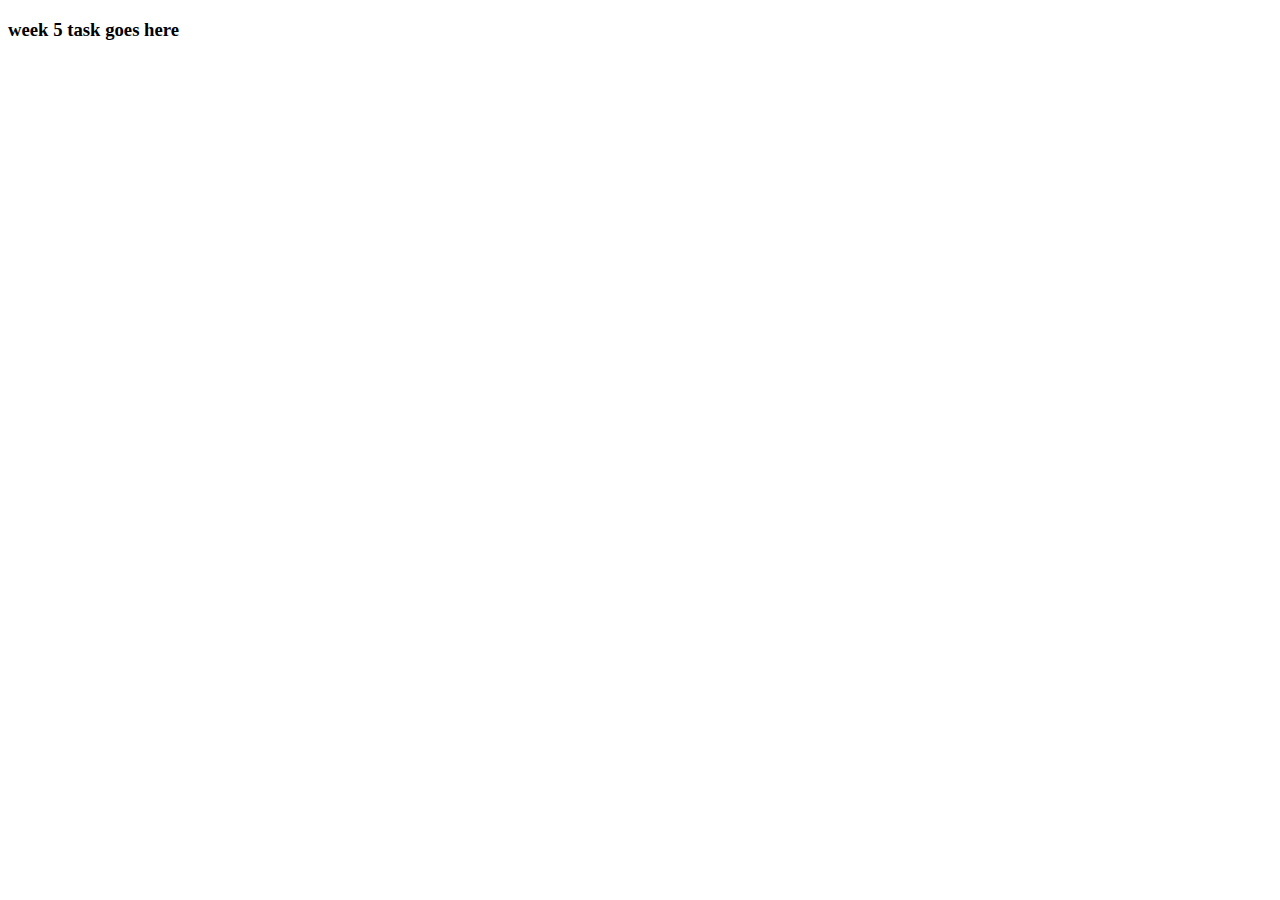
<file: week5/index.html>
<!DOCTYPE html>
<html lang="en">
<head>
    <meta charset="UTF-8">
    <meta http-equiv="X-UA-Compatible" content="IE=edge">
    <meta name="viewport" content="width=, initial-scale=1.0">
    <title>Document</title>
</head>
<body>
   <h3> week 5 task goes here</h3> 
</body>
</html>
</file>
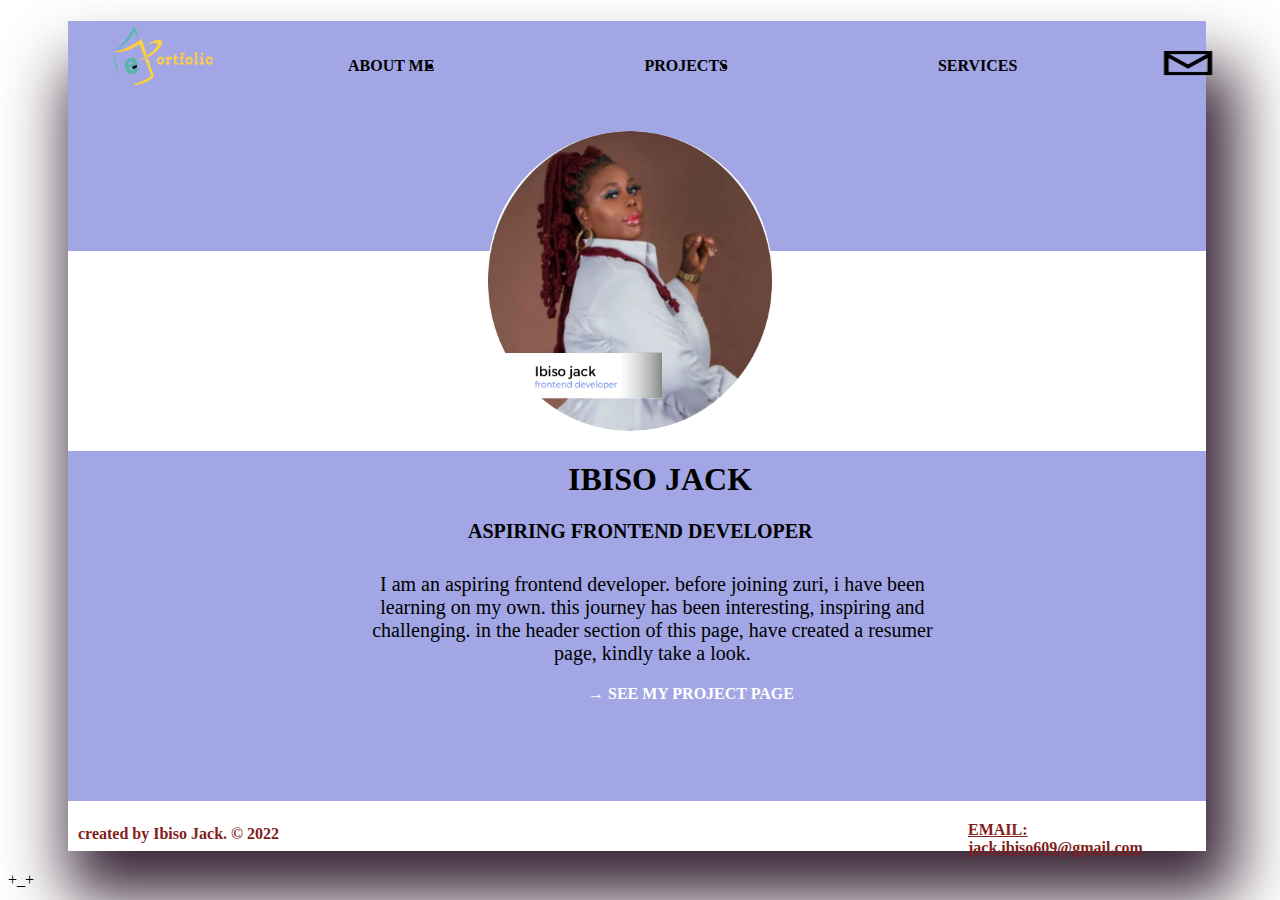
<file: week 3/portfolio/index.html>
<!DOCTYPE html>
<html lang="en">
<head>
    <meta charset="UTF-8">
    <meta http-equiv="X-UA-Compatible" content="IE=edge">
    <meta name="viewport" content="width=device-width, initial-scale=1.0">
    <link rel="stylesheet" href="styles.css"/>
    <title>PORTFOLIO</title>
</head>
<body>
    <section class="body-container">
  <header>

    <img src="images/potfolio.png" class="logo" alt="a portfolio logo">

    <nav class="nav">
        <ul >
            <li><a href="#">ABOUT ME</a></li>
            <li><a href="projects.html">PROJECTS</a></li>
            <li><a href="#">SERVICES</a></li>
        </ul>
    </nav>

<img src="images/email.png" class="email-logo"  alt="an email logo">
  </header>  




  <main>
    <article class="center-design">
    </article>
    <img src="images/img1.jfif" alt="an image of ibiso jack">
      </main>

      <h1 class="main-h1">Ibiso Jack </h1>
      <p class="AFD">Aspiring Frontend Developer</p> 
      <p class="main-paragraph">
        I am an aspiring frontend developer. before joining zuri, 
        i have been learning on my own. this journey has been interesting,
         inspiring and challenging. in the header section of this page,
        have created a resumer page, kindly take a look.</p>
   
        <a href="#" class="link-resume"> &#8594; See my project page</a>
    <br>
    <br>
    <br>
      </section>
      <footer class="footer">
        <p class="copy">created by Ibiso Jack. &#169; 2022</p>
        
       <a href="#" >EMAIL: jack.ibiso609@gmail.com</a>
        
      </footer>


+_+

</body>
</html>
</file>
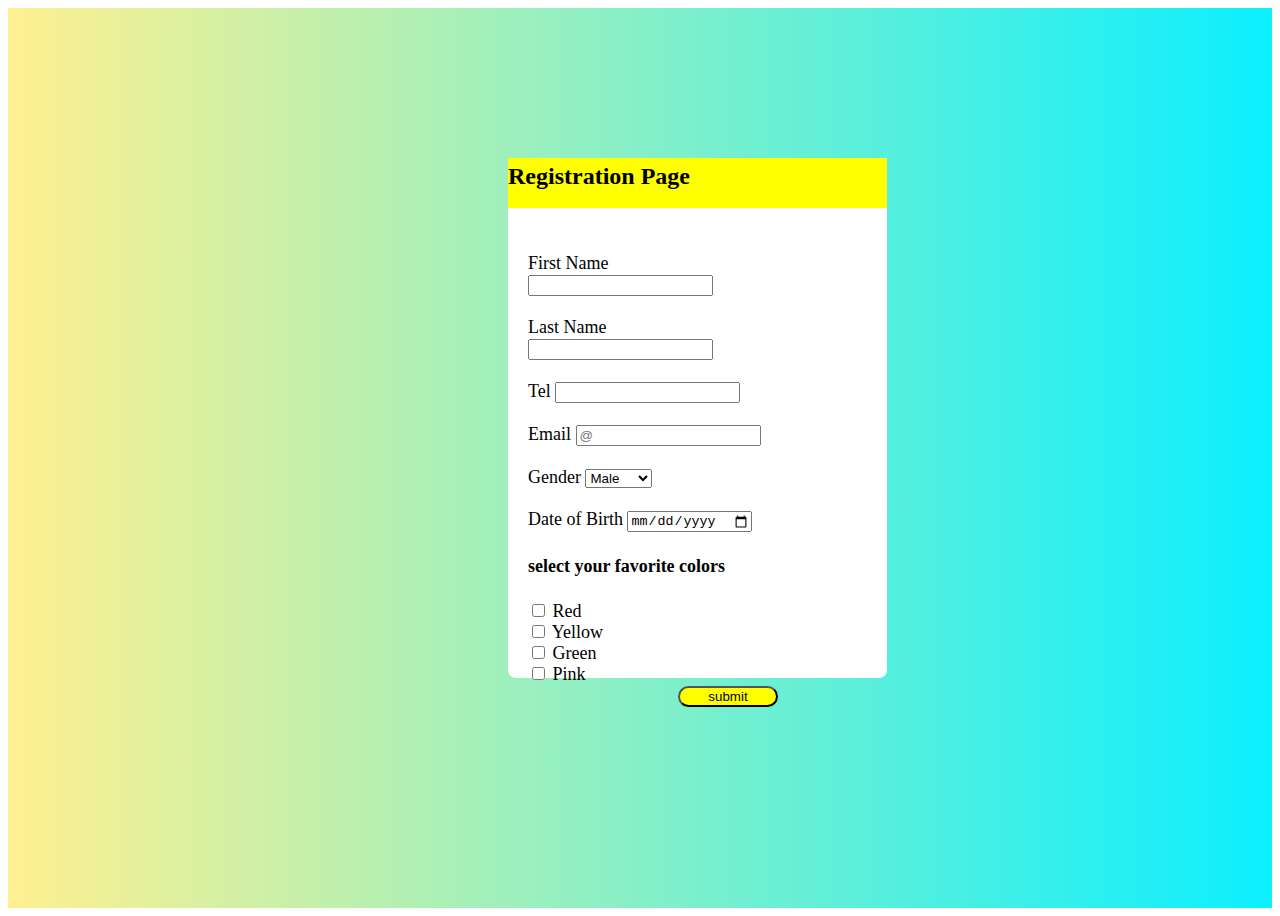
<file: week 3/registration page/index.html>
<!DOCTYPE html>
<html lang="en">
<head>
    <meta charset="UTF-8">
    <meta http-equiv="X-UA-Compatible" content="IE=edge">
    <meta name="viewport" content="width=device-width, initial-scale=1.0">
    <link rel="stylesheet" href="styles.css">
    <title>Registration page</title>
</head>
<body>
 
    <section>
        <aside class="side-bar">
            <div class="yellow-section"><h2 class="registration-page">Registration Page</h2></div>
           <div class="bords">
               <form action="login.html" method="post">
                   <label for="name"> First Name</label>
                   <input type="text" id="name">
                   <br>
                   <br>
                   <label for="name"> Last Name</label>
                   <input type="text" id="name">
                   <br>
                   <br>
                   <label for="tel"> Tel</label>
                   <input type="tel" id="Tel">
                   <br>
                   <br>
                   <label for="email"> Email</label>
                   <input placeholder="@" id="email">
                   <br>
                   <br>
                   <label for="gender">Gender</label>
                   <select name="gender">
                       <option value="none" selected> Male</option>
                       <option value="none" > Female</option>
                       <option value="none" > others</option>
                   </select>
                   <br>
                   <br>
                   <label for="birthday">Date of Birth</label>
                   <input type="date" id="birthday" name="birthday">
                   <br>
                   <h4>select your favorite colors</h4>
                   <input type="checkbox" value="#ff0000" id="color" name="colors" value="red">
                   <label for="red"> Red</label>
                   <br>
                   <input type="checkbox" value="#ffe600" id="color" name="colors" value="yellow">
                   <label for="yellow">Yellow</label>
                   <br>
                   <input type="checkbox" value="#22ff00" id="color" name="colors" value="green">
                   <label for="green"> Green</label>
                   <br>
                   <input type="checkbox" value="#ff00c8" id="color" name="colors" value="pink">
                   <label for="pink">Pink</label>
                    
                <a href="login.html"> <input type="submit" value="submit"></a>   

               </form>
           </div>
       
    </section>
    




</body>
</html>
</file>
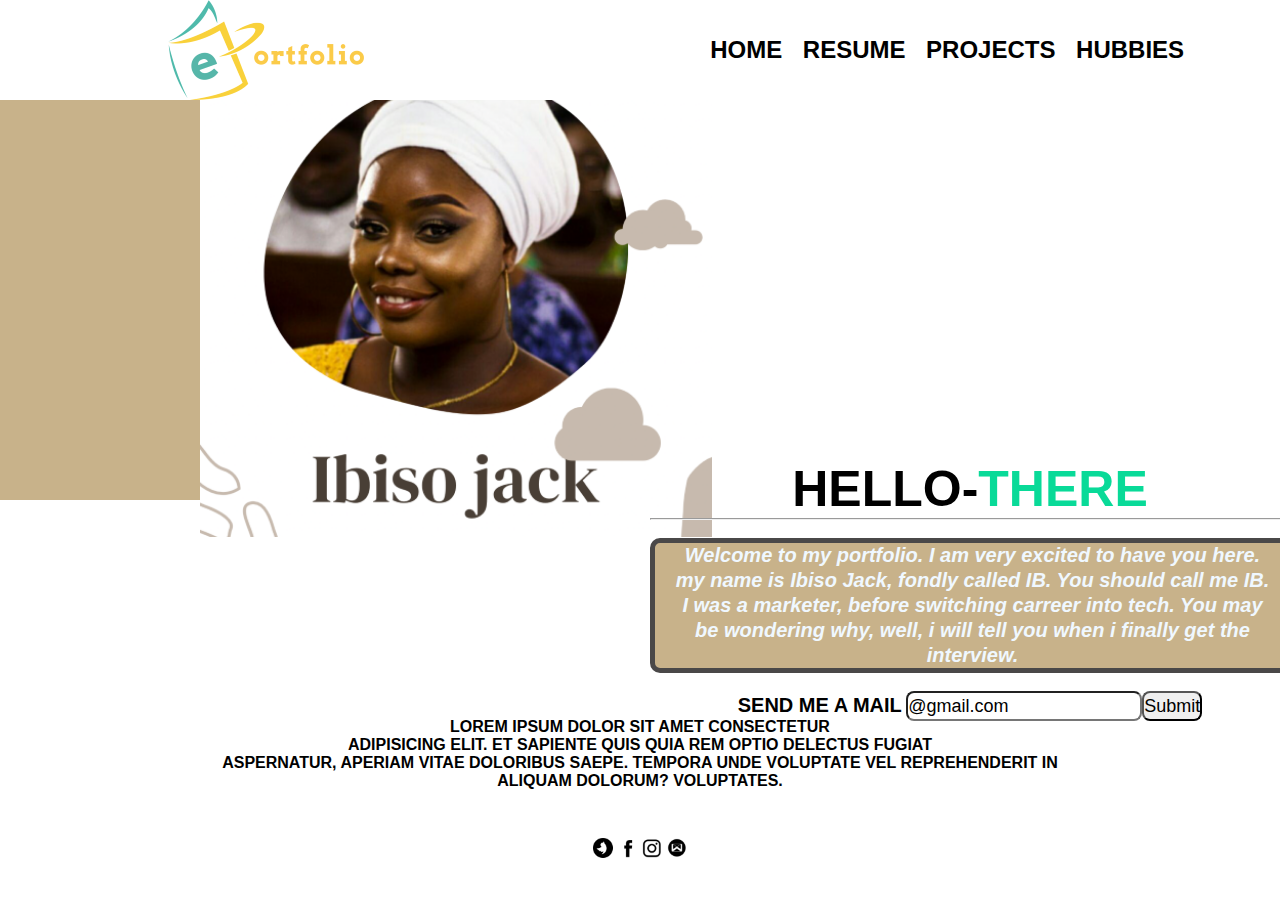
<file: week 3/portfolio/project one/index.html>
<!DOCTYPE html>
<html lang="en">
<head>
    <meta charset="UTF-8">
    <meta http-equiv="X-UA-Compatible" content="IE=edge">
    <meta name="viewport" content="width=device-width, initial-scale=1.0">
    <title>portfolio</title>
    <link rel="stylesheet" href="styles.css">
    <link rel="preconnect" href="https://fonts.googleapis.com">
<link rel="preconnect" href="https://fonts.gstatic.com" crossorigin>
<link href="https://fonts.googleapis.com/css2?family=Roboto:ital,wght@0,300;0,400;0,700;0,900;1,400;1,500&display=swap" rel="stylesheet">

</head>
<body>

 <!-- begining of html header section-->
  <header class="header-nav">
        <img src="images/potfolio.png" alt="logo images">
      <nav class="logo">

          <ul>
              <li><a href="#top">home</a></li>
              <li><a href="resume.html">resume</a></li>
              <li><a href="projects.html">projects</a></li>
              <li><a href="hubbies.html">hubbies</a></li>
          </ul>
      </nav>
  </header>
  <!-- ending of html header section -->

  
  <div class="container">
     <img src="images/canva-img.PNG" alt="a photo of me">
  </div>
      
  <section class="hero-text">
  <h1> HELLO-<span>THERE</span></h1>
  <hr>
  <br>
       <p>Welcome to my portfolio. I am very excited to have you here.<br>
          my name is Ibiso Jack, fondly called IB. You should call me IB. <br> 
          I was a marketer, before switching carreer into tech.
           You may<br> be wondering why, well, i will tell you when i finally get the interview. 
  </p>  
  <br>

  
  <form>

  <label for="mail">send me a mail</label>
  <input type="mail" value="@gmail.com" multiple><input type="submit">

</form>
</section>
<br>


    <footer>
        <p class="last-footer">
            Lorem ipsum dolor sit amet consectetur <br>
            adipisicing elit. Et sapiente quis quia rem optio delectus fugiat <br> aspernatur, aperiam vitae doloribus saepe. Tempora unde voluptate vel reprehenderit in <br> aliquam dolorum? Voluptates.
        </p>
        
    </footer>

<section class="image-icon">
    <img src="images/tweeter.png" alt="tweeter logo">
    <img src="images/facebook.png" alt="facbook logo">
     <img src="images/instagram icon.png" alt="instagram logo">
 <img src="images/gmail.png" alt=" gmail logo">
</section>



</body>
</html>
</file>
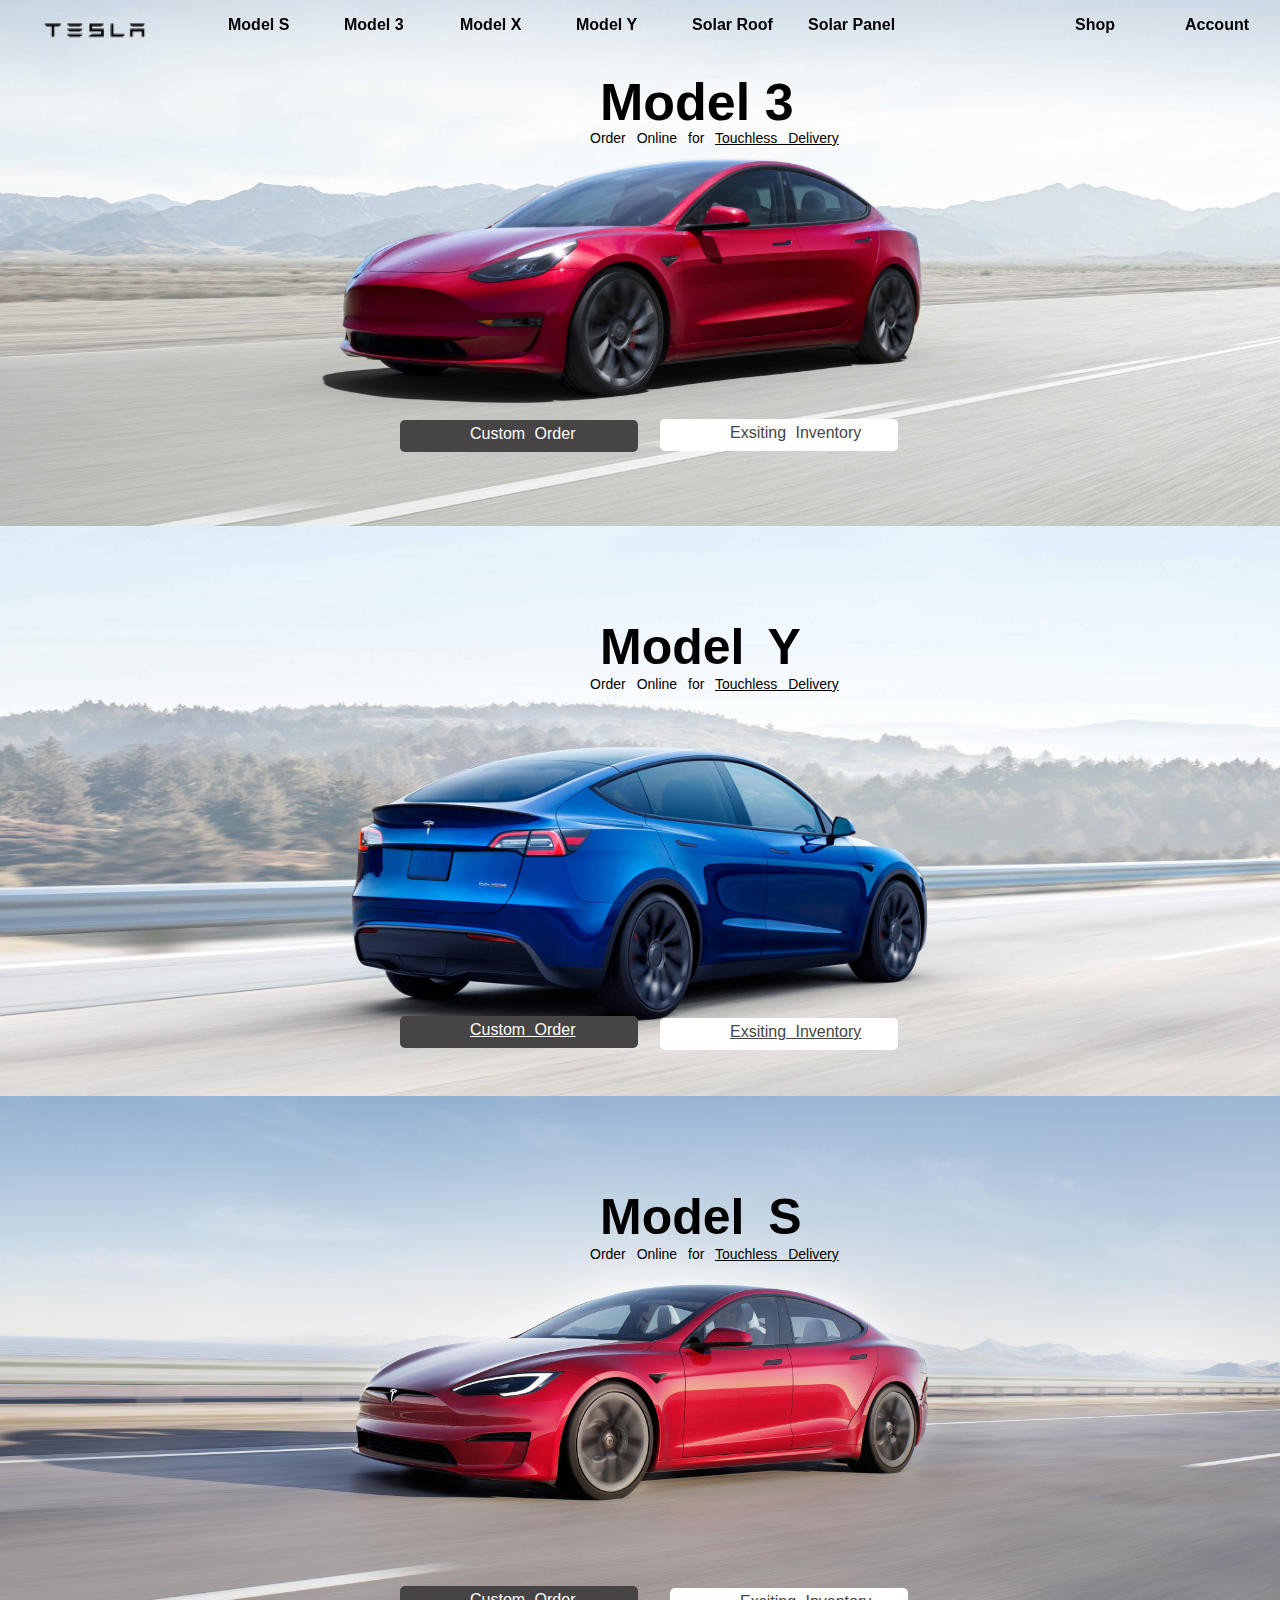
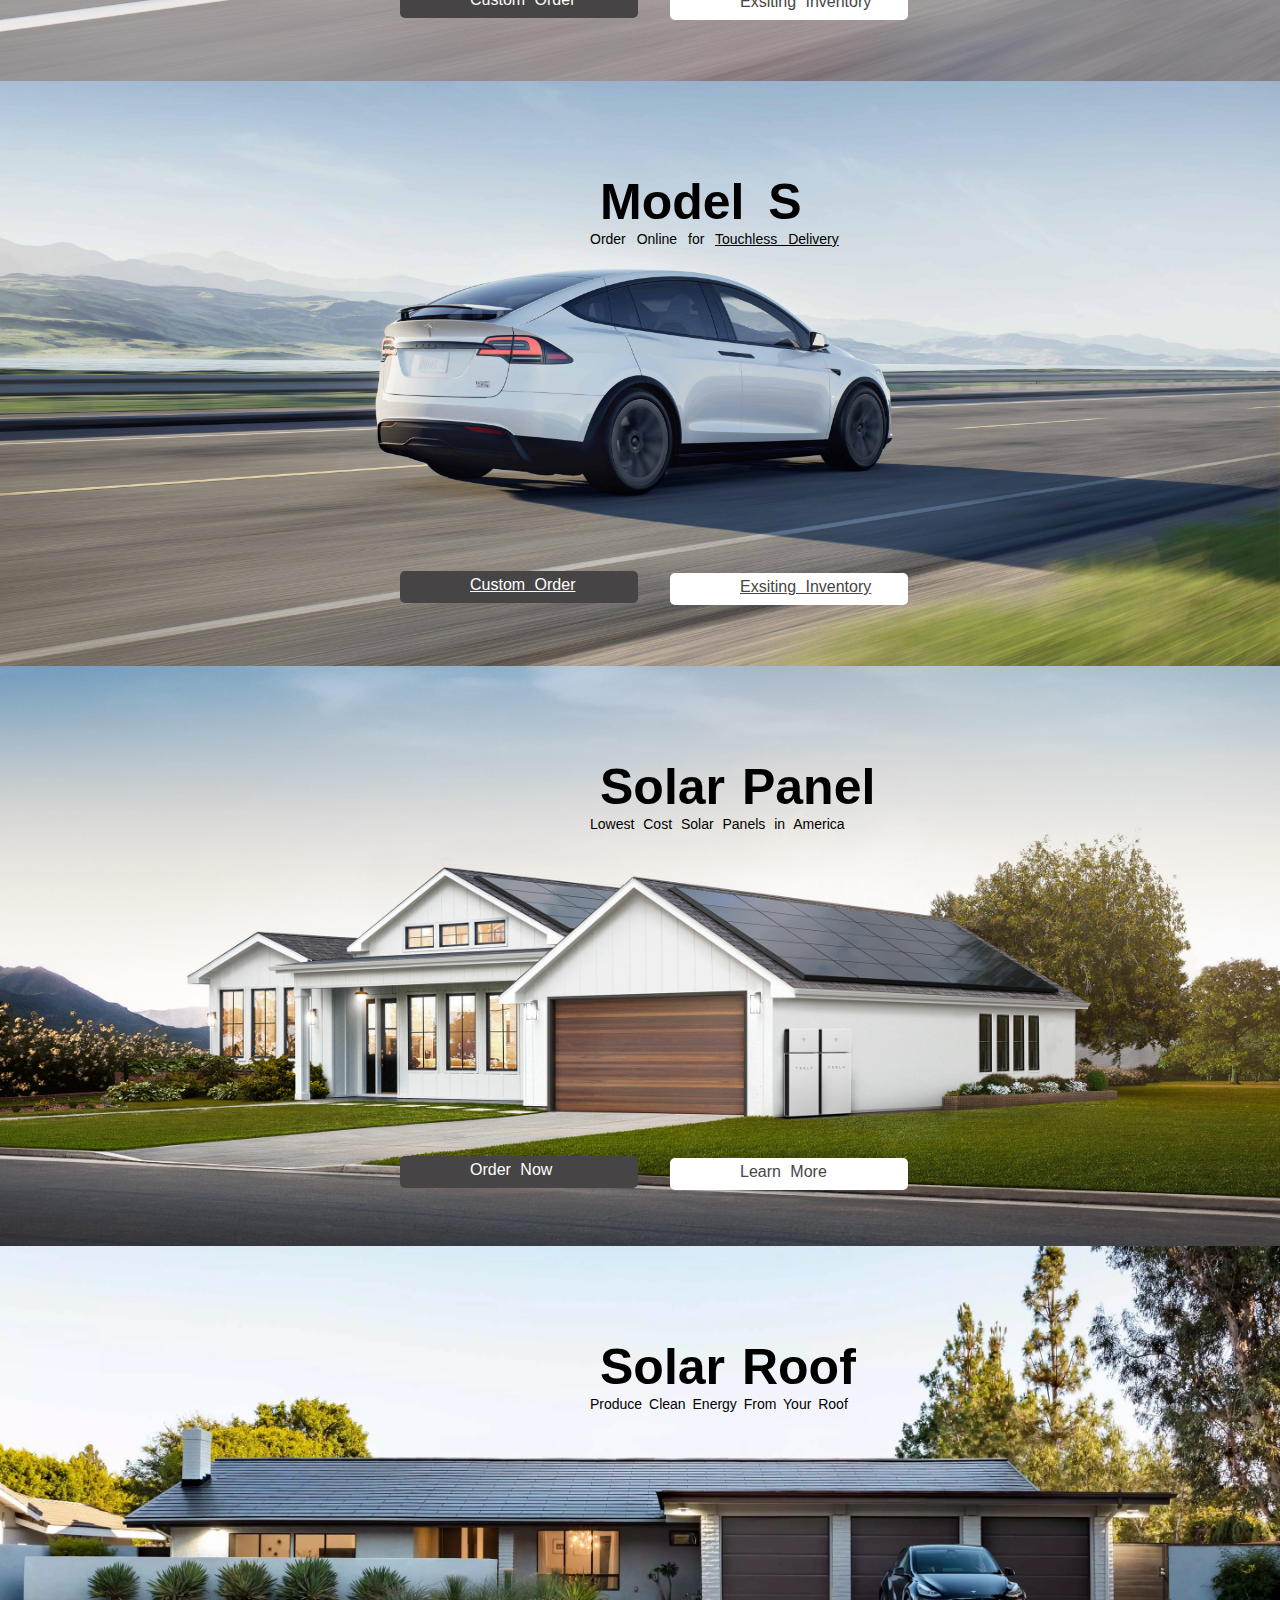
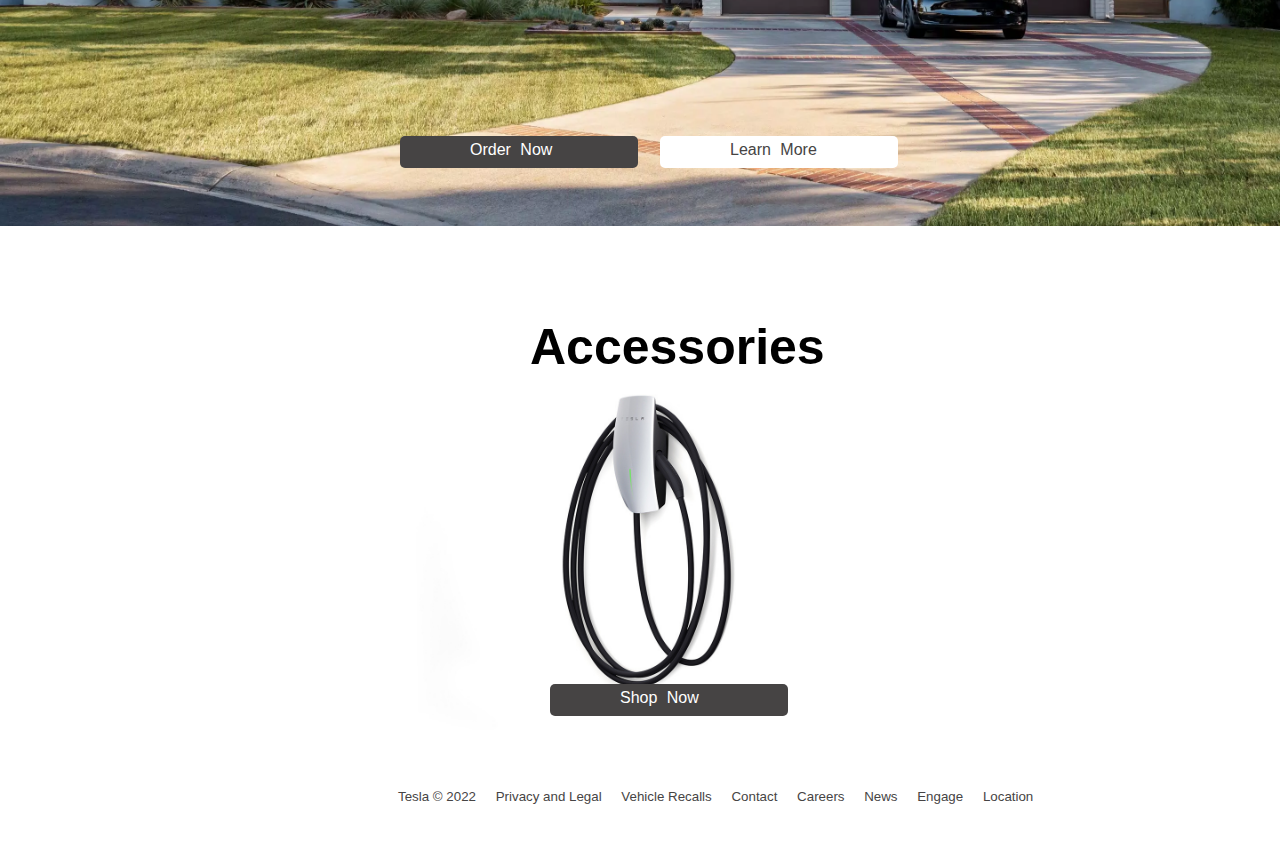
<file: week 3/portfolio/tesla/index.html>
<!DOCTYPE html>
<html lang="en">
  <head>
    <meta charset="UTF-8" />
    <meta http-equiv="X-UA-Compatible" content="IE=edge" />
    <meta name="viewport" content="width=, initial-scale=1.0" />
    <link rel="stylesheet" href="styles.css" />
    <title>Document</title>
  </head>
  <body>
    <div class="fist_section">
      <header>
        <div class="header1">
          <ul class="side_nav">
            <li>Shop</li>
            <li>Account</li>
            <li>Menu</li>
          </ul>
        </div>

        <div class="header2">
          <ul class="center_nav">
            <li>Model S</li>
            <li>Model 3</li>
            <li>Model X</li>
            <li>Model Y</li>
            <li>Solar Roof</li>
            <li>Solar Panel</li>
          </ul>
        </div>

        <img class="thelogo" src="images/one.png" />
      </header>

      <h1 class="hero">Model 3</h1>
      <!-- <img class="first_img" src="images/first_image.jfif" /> -->
      <p class="text">
        Order Online for <span class="first_span"> Touchless Delivery </span>
      </p>

      <div class="first_box">
        <a class="box_word" href="#"> Custom Order</a>
      </div>

      <div class="first_box2">
        <a class="box_word2" href="#">Exsiting Inventory</a>
      </div>
    </div>

    <div class="next_section">
      <h2 class="model_y">Model Y</h2>
      <p class="model_y_text">
        Order Online for <span class="modely_span"> Touchless Delivery </span>
      </p>

      <div class="model_y_box">
        <a class="model_y_box_word" href="#"> Custom Order</a>
      </div>

      <div class="model_y_box2">
        <a class="model_Y_word2" href="#">Exsiting Inventory</a>
      </div>
    </div>
    <!-- end of second image  -->

    <!-- begining of second image -->
    <div class="third_section">
      <!-- img -->

      <h2 class="third_model_s">Model S</h2>
      <p class="third_model_text">
        Order Online for <span class="third_span"> Touchless Delivery </span>
      </p>

      <div class="third_modelbox">
        <a class="third_modelbox_word" href="#">Custom Order</a>
      </div>

      <div class="third_modelbox2">
        <a class="third_modelbox_word2" href="#">Exsiting Inventory</a>
      </div>
    </div>
    <!-- beginning of the whitecar section -->
    <div class="whitecar_section">
      <!-- img -->

      <h2 class="whitecar_x">Model S</h2>
      <p class="whitecar_text">
        Order Online for <span class="whitecar_span"> Touchless Delivery </span>
      </p>

      <div class="whitecar_box">
        <a class="whitecar_boxtext" href="#">Custom Order</a>
      </div>

      <div class="whitecar_box2">
        <a class="whitecar_boxtext2" href="#">Exsiting Inventory</a>
      </div>
    </div>
    <!-- end of the white car design -->

    <div class="first_house">
      <!-- img -->

      <h2 class="solar_house">Solar Panel</h2>
      <p class="solar_text">Lowest Cost Solar Panels in America</p>

      <div class="solar_box">
        <a class="solar_boxtext" href="#">Order Now</a>
      </div>

      <div class="solar_box_two">
        <a class="solar_boxtext_two" href="#">Learn More</a>
      </div>
    </div>
    <!--............ end of designing the first house area....... -->

    <div class="last_house">
      <!-- img -->
      <h2 class="last_house_two">Solar Roof</h2>
      <p class="lasthouse_text">Produce Clean Energy From Your Roof</p>

      <div class="last_box">
        <a class="last_boxtext" href="#">Order Now</a>
      </div>

      <div class="last_box_two">
        <a class="last_boxtext_two" href="#">Learn More</a>
      </div>
    </div>

    <div class="accessories">
      <!-- img -->
      <h2 class="acess_last">Accessories</h2>
      <div class="acess">
        <a class="acess_text" href="#">Shop Now</a>
      </div>

      <small class="last_word">
        <ul>
          <li>Tesla &#169; 2022</li>
          <li>Privacy and Legal</li>
          <li>Vehicle Recalls</li>
          <li>Contact</li>
          <li>Careers</li>
          <li>News</li>
          <li>Engage</li>
          <li>Location</li>
        </ul>
      </small>
    </div>
 
 
 
 
 
 <script src="script.js">
  
 </script>
  </body>
</html>
</file>
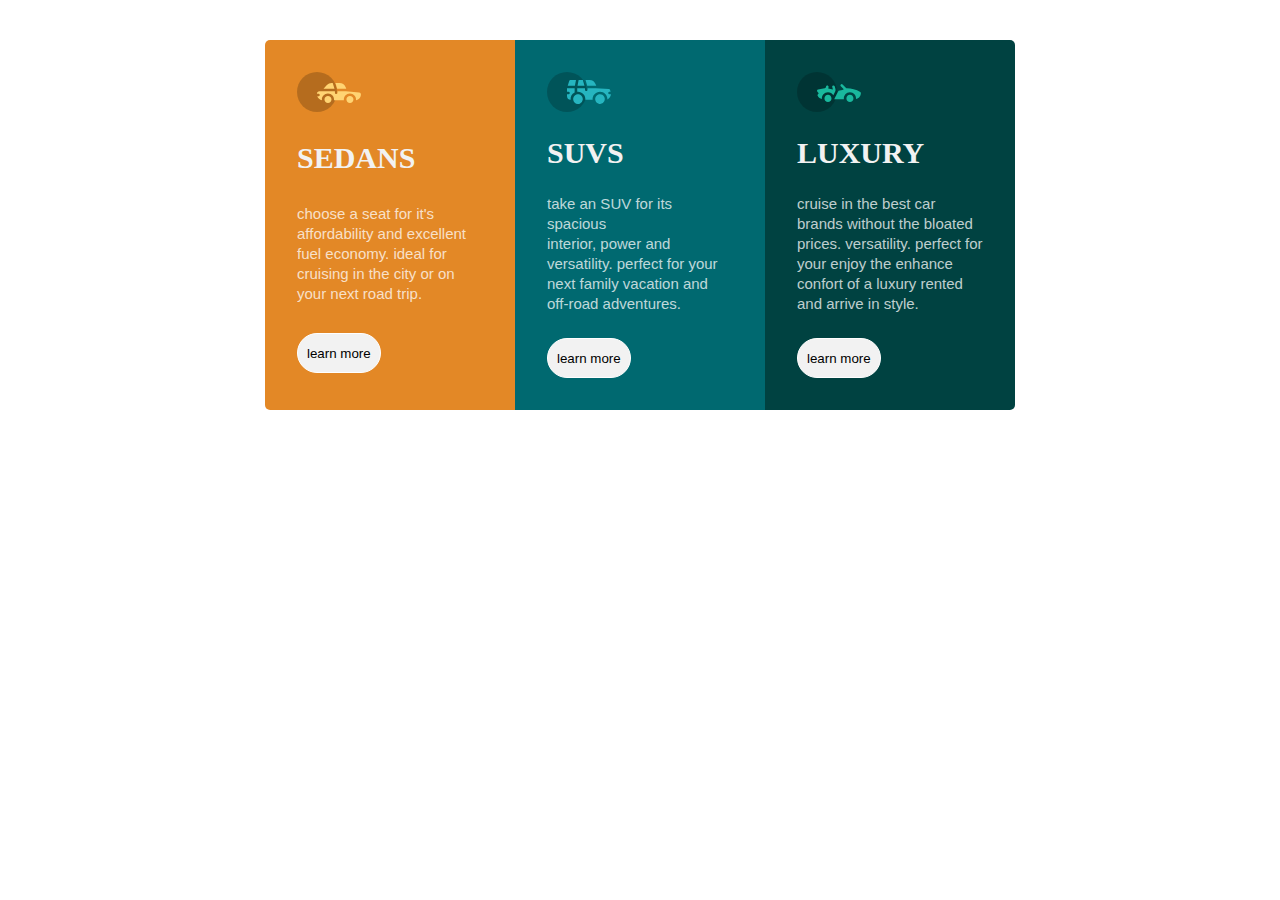
<file: week 4/Flex folder/Flex folder/index.html>
<!DOCTYPE html>
<html lang="en">
<head>
	<meta charset="UTF-8">
	<meta http-equiv="X-UA-Compatible" content="IE=edge">
	<meta name="viewport" content="width=device-width, initial-scale=1.0">
	<link rel="stylesheet" href="styles2.css">
	<title>three column card</title>
</head>
<body>
	<main>
		<div class="card card1">
			<img src="image/car-icon1.svg">
			<h3 class="card1-hearder">SEDANS</h3>
			<p class="card1-p">
				choose a seat for it's <br>
				affordability and excellent
				fuel economy. ideal for cruising in the city or on
				your next road trip.
			</p>
			<button class="card1b">learn more</button>
			
		</div>
		<div class="card card2">
			<img src="image/car-icon2.svg">
			<h3 class="card2-hearder">SUVS</h3>
			<p class="card2-p">
				take an SUV for its spacious <br>
				interior, power and <br>
				versatility. perfect for your <br>
				next family vacation and <br>
				off-road adventures.
			</p>
			<button class="card2b">learn more</button>
			
		</div>
		<div class="card card3">
			<img src="image/car-icon3.svg">
			<h3 class="card3-hearder">LUXURY</h3>
			<p class="card3-p">
				cruise in the best car brands
				without the bloated prices.
				versatility. perfect for your
				enjoy the enhance confort
				of a luxury rented and arrive
				in style.
			</p>
			<button class="card3b">learn more</button>
			
		</div>
	</main>
</body>
</html>
</file>
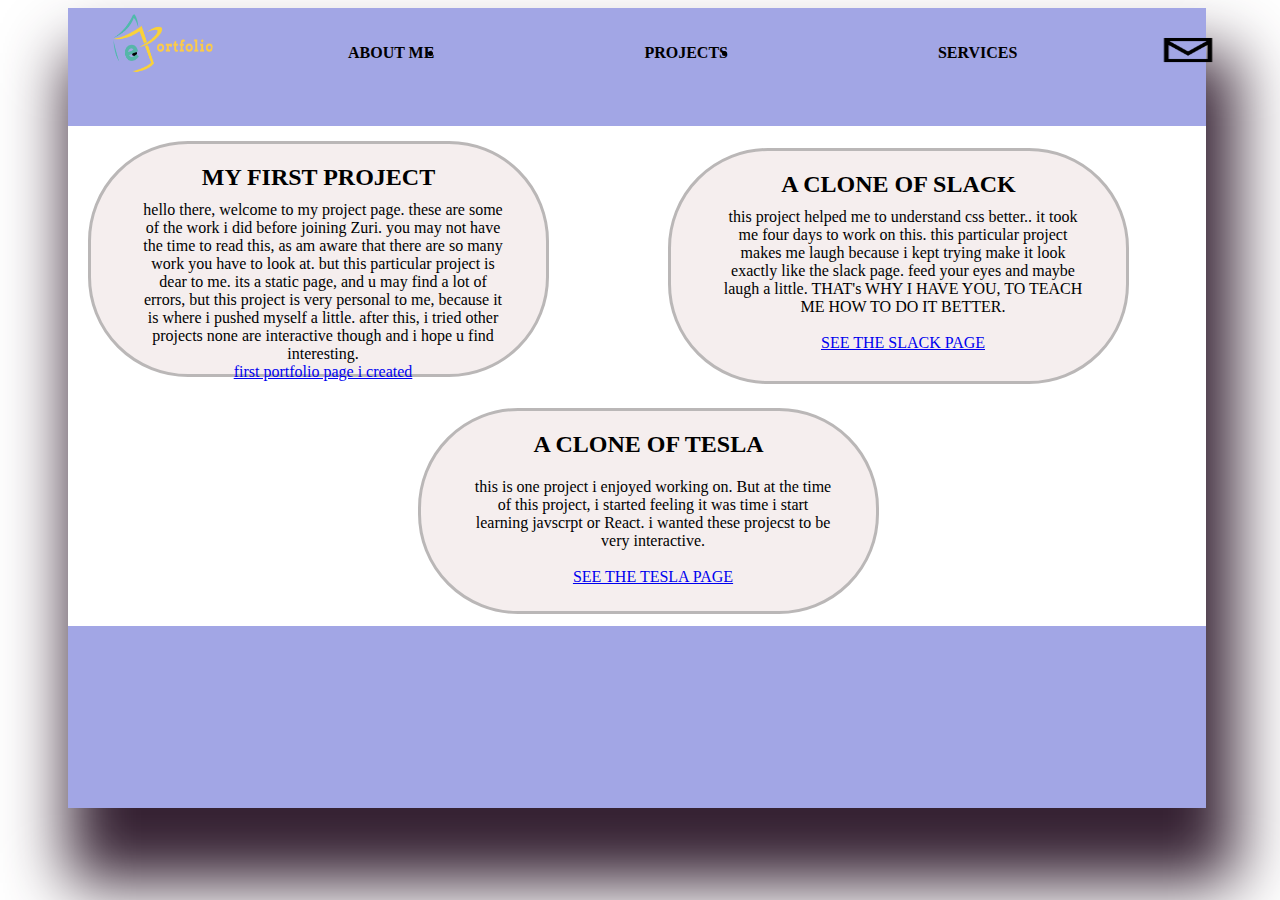
<file: week 3/portfolio/projects.html>
<!DOCTYPE html>
<html lang="en">
<head>
    <meta charset="UTF-8">
    <meta http-equiv="X-UA-Compatible" content="IE=edge">
    <meta name="viewport" content="width=device-width, initial-scale=1.0">
    <link rel="stylesheet" href="styles.css"/>
    <title>project page </title>
</head>
<body>
   
    <section class="body-container">
        <header>
      
          <img src="images/potfolio.png" class="logo" alt="a portfolio logo">
      
          <nav class="nav">
              <ul >
                  <li><a href="index.html">ABOUT ME</a></li>
                  <li><a href="#">PROJECTS</a></li>
                  <li><a href="service.html">SERVICES</a></li>
              </ul>
          </nav>
      
      <img src="images/email.png" class="email-logo"  alt="an email logo">
        </header>  
        <br>
      <main class="main-project-section">
       <article class="div">
        <h2 class="first-project">my first project</h2>
        <p class="project-paragraph">hello there, welcome to my project page.
            these are some of the work i did before joining Zuri.
            you may not have the time to read this, as am aware that there are 
            so many work you have to look at. 
            but this particular project is dear to me. its a static page, and u may find 
            a lot of errors, but this project is very personal to me, because
            it is where i pushed myself a little.
            after this, i tried other projects none are interactive though and i hope u find interesting.
            <br>
            <a href="./project one/index.html">first portfolio page i created</a> 
        </p>
       </article>
      <br>
       <article class="div2">
        <h2 class="second-project">A CLONE OF SLACK</h2>
        <p class="slack">
            this project helped me to understand css better.. it took me four 
            days to work on this. this particular project makes me laugh because i 
            kept trying make it look exactly like the slack page. 
            feed your eyes and maybe laugh a little.
            THAT's WHY I HAVE YOU, TO TEACH ME HOW TO DO IT BETTER.  
            <br>
            <br>
            <a href="./slack/index.html">SEE THE SLACK PAGE</a> 
        </p>
       </article>


       <article class="div3">
        <h2 class="third-project">A CLONE OF TESLA</h2>
        <p class="tesla">this is one project i enjoyed working on.
            But at the time of this project, i started feeling it was time i start learning javscrpt
            or React. i wanted these projecst to be very interactive.
            <br>
            <br>
            <a href="./tesla/index.html">SEE THE TESLA PAGE</a> 
        </p>
       </article>
      </main>




      </section>
      

</body>
</html>
</file>
<file: week 3/portfolio/styles.css>
body{
    box-sizing: border-box;
}

.body-container{
   background-color: rgb(162, 166, 229);
    position: relative;
    height: 800px;
    width: 90%;
    margin-left: 60px;
    box-shadow: 15px 60px 60px 15px rgb(54, 34, 51);
}
header{   
    position: absolute;
    height: 100px;
    width: 90%;
    display: flex;
    margin-left: 40px;
    z-index: 50;
    /* background-color:blueviolet; */
    
}
.logo{
    position: absolute;
    width: 100px;
    height: 60px;
    margin-top: 5px;
    z-index: 100;
    margin-left: 5px;
}
ul{
    display: flex;
}

ul li a{
    display: inline-flex;
    margin: 0 10px;
    margin-left: 200px;
    margin-top: 20px;
    color: black;
    font-weight: bold;
}

ul a:hover{
    color: #fff;
}

.email-logo{
    position: absolute;
    width: 60px;
    height: 40px;
    margin-top: 22px;
    z-index: 110;
    margin-left: 1050px;
}
.nav ul li a{
    text-decoration: none !important;
    
}
    

.center-design{
    height: 200px;
    width: 100%;
    background-color: rgb(255, 255, 255);
    position: absolute;
    margin-top: 230px;
}

img{
    z-index: 60;
    position: absolute;
    width: 25%;
    height: 300px;
    border-radius: 200px;
    margin-left: 420px;
    margin-top: 110px;
}

.main-h1{
    position: relative;
    margin-left: 500px;
    top: 440px;
    z-index: 70;
    text-transform: uppercase;
}

.AFD{
    margin-left: 400px;
    position: relative;
    top: 440px;
    font-size: 20px;
    text-transform: uppercase;
    font-weight: bold;
}
.main-paragraph{
    position: relative;
    margin-left: 300px;
    top: 450px;
    z-index: 71;
    font-size: 20px;
    text-align: center;
    width: 50%;
}

.link-resume{
    position: relative;
    margin-left: 520px;
    top: 450px;
    font-weight: bold;
    text-decoration: none;
    text-transform: uppercase;
    color: #fff;
}

/* ................beging of project.html............ */

.main-project-section{
    width: 100%;
    height: 500px;
    background-color: #fff;
    margin-top: 100px;
    /* display: flex; */
}

.div{
    /* display: flex; */
    width: 40%;
    height: 230px;
    position: relative;
    background-color: rgb(245, 238, 238);
    top: 15px;
    border: 3px solid rgb(186, 183, 183);
    border-radius: 100px;
    left: 20px;
}

.project-paragraph{
    width: 80%;
    text-align: center;
    /* background-color: blue; */
    margin-left: 50px;
   margin-top: -10px;


}

.first-project{
    text-align: center;
    text-transform: uppercase;
}

.div2{
    width: 40%;
    height: 230px;
    position: absolute;
    background-color: rgb(245, 238, 238);
    top: 140px;
    border: 3px solid rgb(186, 183, 183);
    border-radius: 100px;
    margin-left: 600px;
}

.slack{
    width: 80%;
    text-align: center;
    /* background-color: blue; */
    margin-left: 50px;
   margin-top: -10px;
}

.second-project{
    text-align: center;
    text-transform: uppercase;
}


.div3{
    width: 40%;
    height: 200px;
    position:absolute;
    background-color: rgb(245, 238, 238);
    top: 400px;
    border: 3px solid rgb(186, 183, 183);
    border-radius: 100px;
    margin-left: 350px;
}

.third-project{
    text-align: center;
    text-transform: uppercase;
}

.tesla{
    width: 80%;
    text-align: center;
    /* background-color: blue; */
    margin-left: 50px;
   /* margin-top: 100px; */
}

.footer{
    background-color: rgb(255, 255, 255);
    /* display: flex; */
    width: 90%;
    height: 50px;
    position: relative;
    top: -20px;
    left: 60px;
}
.footer a{
    margin-left: 900px;
    color: rgb(129, 30, 30);
    top: 20px;
    font-weight: bold;
    /* display: inline-flex; */
    position: absolute;
}

.copy{
    margin-left: 10px;
    top: 8px;
    color: rgb(129, 30, 30);
    font-weight: bold;
    position: absolute;
}
</file>
<file: week 3/registration page/styles.css>
section{
    background-image: linear-gradient(to right, rgb(255, 240, 144), rgb(11, 239, 255));
    height: 900px;
    width: 100%;
    position: relative;
    
}

.side-bar{
    height: 520px;
    width: 30%;
    background-color: white;
    position: absolute;
    left: 500px;
    top: 150px;
    border-radius: 8px;
}

.bords{
    margin-top: 95px;
    margin-left: 20px;
    /* border: 3px solid rgb(229, 212, 212); */
    width: 70%;
    font-size: 18px;
}

input[type=submit]{
    margin-left: 150px;
    width: 100px;
    border-radius: 20px;
    background-color: yellow;
}

.yellow-section{
    width: 100%;
    height: 50px;
    background-color: yellow;
    top: 0px;
    position: absolute;
}

.registration-page{
    margin-top: 5px;
}
/* ,................starting of login page............ */
.bords1{
    margin-top: 95px;
    margin-left: 50px;
    border: 3px solid rgb(229, 212, 212);
    width: 70%;
    font-size: 18px;
}

.yellow-section1{
    width: 100%;
    height: 50px;
    background-color: yellow;
    top: 0px;
    position: absolute;
}


.side-bar1{
    height: 400px;
    width: 30%;
    background-color: white;
    position: absolute;
    left: 500px;
    top: 150px;
    border-radius: 8px;
}

.login1{
    text-align: center;
    font-weight: bold;
    font-size: 20px;
    text-transform: uppercase;
    margin-top: 10px;
    margin-left: 50px;
}
/* ...............beginning of success page design */

.background-space {
    position: absolute;
    width: 28%;
    height: 450px;
    background-color: #fff;
    left: 420px;
    top: 200px; 
    border-radius: 5px; 
}

.bright-section{
    width: 100%;
    height: 250px;
    background-color: rgb(181, 216, 8);
    position: relative;

}

img .thumbsup{
    width: 10px;
    height: 10px;
}

.congrats{
    color: white;
    font-size: 30px;
    font-weight: bold;
    text-align: center;
    margin-top: 20px;
}

.congrats2{
    text-align: center;
    font-size: 20px;
    color: white;
    top: 200px;
    position: absolute;
    left: 15px;
}

.continue{
    position: relative;
    top: 100px;
    background-color: rgb(181, 216, 8);
    width: 40%;
    height: 50px;
    border-radius: 30px;
    border: 2px solid rgb(181, 216, 8);
    color: white;
    left: 100px;
    font-size: 13px;

}
</file>
<file: week 3/portfolio/project one/styles.css>
*{
    padding:2;
    margin:2;
    font-family: font-family: 'Roboto', sans-serif;
    box-sizing: border-box;
    text-decoration:none;
}

body{
    margin: 2;
    padding:2;
    font-family: Arial, Helvetica, sans-serif;
    background-color: white;

}

.header-nav{
    display: flex;
    align-items: center;
    justify-content: space-around;
    background-color:white;
    height: 100px;
    width: 100%;
}

ul{
    display:flex;
    justify-content: space-around;
    text-transform: uppercase;
    font-weight: bold;
    list-style: none;
    width:120%;
    font-size:24px;
   
}


.header-nav ul li a{
    color: black;
}

ul li a:hover{
    height: 3px;
    color: rgb(9, 218, 152);
    transition:0.3s;
    display:block;
    margin:0px; 
}

.header-nav{
    position: fixed;
    top:0;
    left:0;
    width: 100%;
    z-index: 100;

}

/* .............CONTAINER AND IMAGE....... */
.container{
    height: 500px;
    width: 50%;
    background-color: rgb(200, 178, 138);
    z-index: 0;
}    
.container img{
    margin-top: 25px;
    margin-left: 200px;
    width: 80%;
    z-index: 2;
}
/* .............END OF CONTAINER AND IMAGE........ */

    /* .................HERO TEXT............... */
.hero-text{
    text-align: center;
    position: absolute;
    top: 50%;
    left: 50%;
    transform: translate(10px, 10px);
    z-index: 5;
}
.hero-text h1 span{
    color: rgb(9, 218, 152);
}
.hero-text h1{
    font-size: 50px;
}
 
.hero-text p{
    font-size: 20px;
    font-style: italic;
    font-weight: bold;
    color: aliceblue;
    background-color: rgb(200, 178, 138);
    line-height: 25px;
    text-align: center;
    padding-left: 5px;
    border: 5px solid rgb(74, 72, 72);
    border-radius: 10px;
}    
/* ....................END OF HERO TEXT............. */
    

/* end of css herotext */

/* forms */
label{
    font-size: 20px;
    font-weight: bold;
    text-transform: uppercase;
}

input {
    padding 5px;
    box-sizing: border-box;
    border: 2px solid (74, 72, 72);
    border-radius: 8px;
    height: 30px;
    font-size: 18px;
}

footer{
    min-height: 100px;
    background-color: white; 
}

.last-footer{
    text-align: center;
    text-transform: uppercase;
    margin:200px;
    padding: auto;
    font-weight: bold;
}
.image-icon{
    text-align: center;
    
    
    
   

}

/* .......................resume.html............ */
*{
    padding:0;
    margin:0;
    font-family: font-family: 'Roboto', sans-serif;
    box-sizing: border-box;
    text-decoration:none;
}

.everything{
    display: flex;
    padding: 3px;
    position: relative;
   
}

.address{
    background-color: rgb(188, 188, 121);
    height: 50px;
    width: 100%;
    text-align: center;
    padding: 10px 10px 10px 10px;
    font-size: 20px;
    font-weight: bold;
    line-height: 25px;
    color: white;
    margin-top: 100px;
}

.address{
   position: fixed;
   top:0;
   left:0;
   width: 100%;
   z-index: 50;
  
}
.eml{
    float: right;
}

.body-container{
    background-color: rgb(53, 38, 27);
    width: 40%;
    height: 1000px;
    position: absolute;
    z-index: 1;
    margin-top:150px;
    
    
}

.info-details{
    background-color: grey;
    color: white;;
    width: 70%;
    height: 120px;
    padding: 20px 30px 20px 20px;
    margin: 50px 20px 0 20px;
    line-height: 25px;
    font-size: 20px;
    font-weight: bold; 
}

.edu{
    background-color: rgb(188, 188, 121);
    text-align: center;
    width: 70%;
    color:white;
}

.institution{
    color: white;
    text-align: center;
    line-height: 30px;
    font-size: 20px;
    margin: 25px 0 0 20px;
    width: 70%;
}

.skills{
    background-color: rgb(188, 188, 121);
    text-align: center;
    width: 70%;
    color:white;
}

.marketing{
    color: white;
    text-align: center;
    line-height: 30px;
    font-size: 20px;
    margin: 25px 0 0 20px;
    width: 70%;
}
h2{
    background-color: rgb(188, 188, 121);
    text-align: center;
    width: 70%;
    color:white;
}

.awards{
    color: white;
    text-align: center;
    line-height: 30px;
    font-size: 20px;
    margin: 25px 0 0 20px;
    width: 70%;
}

.article{
    width: 60%;
    background-color: rgb(255, 231, 178);
    height: 1000px;
    display: flex;
    top: 100px;
    position: absolute;
    z-index: 0;
    left: 540px;
    margin:55px 0 0 6px;
} 
article{
    padding: 15px 20px 0 20px;
    text-align: justify;
    line-height: 20px;
    font-family:Georgia, 'Times New Roman', Times, serif;
    font-size: 21px; 
    
 }
.work-experience{
    margin-bottom: 10px;
    text-align: center;
    text-transform: uppercase;
    font-size: large;
    text-decoration: underline;
    padding: 10px; 
}

.sales-marketing{
    padding: 15px;
    font-size: large;
}

.secretary-PA{
    padding: 15px;
    font-size: large;
}

.air-force{
    padding: 15px;
    font-size: large;
    text-transform: uppercase;
}

.my-footer{
    position: absolute;
    bottom 0;
    margin-top: 1100px;
    width: 100%;
    background: white;
    text-align: center;
    text-transform: uppercase;
    font-weight: bold;
    z-index: 1;
    padding-top: 50px;
    
}

.image-icon{
    margin-top: 20px;
}
</file>
<file: week 3/portfolio/tesla/styles.css>
body {
  margin: 0;
  padding: 0;
  font-family: "Lucida Sans", "Lucida Sans Regular", "Lucida Grande",
    "Lucida Sans Unicode", Geneva, Verdana, sans-serif;
}

.fist_section {
  width: 100%;
  height: 600px;
  margin-top: -20px;
  background-image: url("./images/first_image.jfif");
  background-repeat: no-repeat;
  background-position: center;
  background-size: cover;
  position: relative;
}

header {
  display: flex;
  /* background-color: green; */
  position: fixed;
  width: 100%;
  height: 100px;
  z-index: 100;
}
.header1 {
  position: absolute;
  width: 100%;
  height: 100px;
}

.header1 ul {
  display: inline-flex;
  margin-left: 1050px;
  padding: 20px;
}

.header1 li {
  width: 100px;
  padding: 0 5px;
  font-weight: bold;
  list-style-type: none;
}
/* end of the side list in the header section */

/* begining of center list items */
.header2 {
  display: flex;
  position: absolute;
  width: 70%;
  height: 100px;
  /* background-color: yellow; */
}

.header2 ul {
  display: inline-flex;
  margin-left: 200px;
  padding: 20px;
}

.header2 li {
  width: 100px;
  padding: 0 8px;
  font-weight: bold;
  list-style-type: none;
}
/* end of styling list items */

/* begining hero header one */
.hero {
  position: absolute;
  margin-top: 92px;
  text-align: center;
  font-size: 52px;
  left: 600px;
}
/*  end of header one */

/* logo design */
.thelogo {
  position: absolute;
  top: 7px;
  left: 30px;
  font-size: 27px;
}
/* text area after the h1 */
.text {
  position: absolute;
  margin-top: 150px;
  text-align: center;
  font-size: 14px;
  left: 590px;
  word-spacing: 7px;
  font-weight: lighter;
}

.first_span {
  text-decoration: underline;
}
/* end of text area */

/* designing the box area (first box) */
.first_box {
  position: relative;
  width: 17%;
  height: 12px;
  background-color: rgb(70, 68, 68);
  top: 440px;
  left: 400px;
  padding: 10px;
  border-radius: 5px;
}

.box_word {
  position: absolute;
  left: 70px;
  color: #fff;
  margin-top: -5px;
  word-spacing: 5px;
  font-size: 16px;
}

.first_box a {
  text-decoration: none;
}
/* end of first box design */

/* starting the second box design */
.first_box2 {
  position: relative;
  width: 17%;
  height: 12px;
  background-color: #fff;
  top: 407px;
  left: 660px;
  padding: 10px;
  border-radius: 5px;
}

.box_word2 {
  position: absolute;
  left: 70px;
  color: rgb(70, 68, 68);
  margin-top: -5px;
  word-spacing: 5px;
  font-size: 16px;
}

.first_box2 a {
  text-decoration: none;
}
/* end of designing second box */

/* second image */
.next_section {
  width: 100%;
  height: 600px;
  margin-top: -54px;
  background-image: url("./images/blue_car_next.jfif");
  background-repeat: no-repeat;
  background-position: center;
  background-size: cover;
  position: relative;
}
/* end of second image */

/* designing model y */
.model_y {
  position: absolute;
  top: 50px;
  left: 600px;
  font-size: 50px;
  word-spacing: 10px;
}
/* end of model y */

/* desinging the text under model y */
.model_y_text {
  position: absolute;
  margin-top: 150px;
  text-align: center;
  font-size: 14px;
  left: 590px;
  word-spacing: 7px;
  font-weight: lighter;
}
/* end of text area */

/* span for underline  */
.modely_span {
  text-decoration: underline;
}
/* end of span */

.model_y_box {
  position: relative;
  width: 17%;
  height: 12px;
  background-color: rgb(70, 68, 68);
  top: 490px;
  left: 400px;
  padding: 10px;
  border-radius: 5px;
}

.model_y_box_word {
  position: absolute;
  left: 70px;
  color: #fff;
  margin-top: -5px;
  word-spacing: 5px;
  font-size: 16px;
}

.model_y_box2 {
  position: relative;
  width: 17%;
  height: 12px;
  background-color: #fff;
  top: 460px;
  left: 660px;
  padding: 10px;
  border-radius: 5px;
}

.model_Y_word2 {
  position: absolute;
  left: 70px;
  color: rgb(70, 68, 68);
  margin-top: -5px;
  word-spacing: 5px;
  font-size: 16px;
}

/* third image  */
.third_section {
  width: 100%;
  height: 600px;
  margin-top: -30px;
  background-image: url("./images/third_car.jfif");
  background-repeat: no-repeat;
  background-position: center;
  background-size: cover;
  position: relative;
}

.third_model_s {
  position: absolute;
  top: 50px;
  left: 600px;
  font-size: 50px;
  word-spacing: 10px;
}

.third_model_text {
  position: absolute;
  margin-top: 150px;
  text-align: center;
  font-size: 14px;
  left: 590px;
  word-spacing: 7px;
  font-weight: lighter;
}

.third_span {
  text-decoration: underline;
}

/*begining thrid box design */
.third_modelbox {
  position: relative;
  width: 17%;
  height: 12px;
  background-color: rgb(70, 68, 68);
  top: 490px;
  left: 400px;
  padding: 10px;
  border-radius: 5px;
}

.third_modelbox .third_modelbox_word {
  position: absolute;
  left: 70px;
  color: #fff;
  margin-top: -5px;
  word-spacing: 5px;
  font-size: 16px;
}

.third_modelbox .third_modelbox_word {
  text-decoration: none;
}

.third_modelbox2 {
  position: relative;
  width: 17%;
  height: 12px;
  background-color: #fff;
  top: 460px;
  left: 670px;
  padding: 10px;
  border-radius: 5px;
}

.third_modelbox2 .third_modelbox_word2 {
  position: absolute;
  left: 70px;
  color: rgb(70, 68, 68);
  margin-top: -5px;
  word-spacing: 5px;
  font-size: 16px;
}

.third_modelbox2 .third_modelbox_word2 {
  text-decoration: none;
}
/* ..........beging of the white car(the fouth car)........  */
.whitecar_section {
  width: 100%;
  height: 600px;
  margin-top: -15px;
  background-image: url("./images/white_car.jfif");
  background-repeat: no-repeat;
  background-position: center;
  background-size: cover;
  position: relative;
}

.whitecar_x {
  position: absolute;
  top: 50px;
  left: 600px;
  font-size: 50px;
  word-spacing: 10px;
}

.whitecar_text {
  position: absolute;
  margin-top: 150px;
  text-align: center;
  font-size: 14px;
  left: 590px;
  word-spacing: 7px;
  font-weight: lighter;
}

.whitecar_span {
  text-decoration: underline;
}

.whitecar_box {
  position: relative;
  width: 17%;
  height: 12px;
  background-color: rgb(70, 68, 68);
  top: 490px;
  left: 400px;
  padding: 10px;
  border-radius: 5px;
}
.whitecar_box .whitecar_boxtext {
  position: absolute;
  left: 70px;
  color: #fff;
  margin-top: -5px;
  word-spacing: 5px;
  font-size: 16px;
}

.whitecar_box2 {
  position: relative;
  width: 17%;
  height: 12px;
  background-color: #fff;
  top: 460px;
  left: 670px;
  padding: 10px;
  border-radius: 5px;
}

.whitecar_box2 .whitecar_boxtext2 {
  position: absolute;
  left: 70px;
  color: rgb(70, 68, 68);
  margin-top: -5px;
  word-spacing: 5px;
  font-size: 16px;
}
/*.................. end of the white care section............ */

.first_house {
  width: 100%;
  height: 600px;
  margin-top: -15px;
  background-image: url("./images/first_house.jfif");
  background-repeat: no-repeat;
  background-position: center;
  background-size: cover;
  position: relative;
}

.solar_house {
  position: absolute;
  top: 50px;
  left: 600px;
  font-size: 50px;
  word-spacing: 3px;
}

.solar_text {
  position: absolute;
  margin-top: 150px;
  text-align: center;
  font-size: 14px;
  left: 590px;
  word-spacing: 5px;
  font-weight: lighter;
}

.solar_box {
  position: relative;
  width: 17%;
  height: 12px;
  background-color: rgb(70, 68, 68);
  top: 490px;
  left: 400px;
  padding: 10px;
  border-radius: 5px;
}

.solar_boxtext {
  position: absolute;
  left: 70px;
  color: #fff;
  margin-top: -5px;
  word-spacing: 5px;
  font-size: 16px;
}
.solar_boxtext {
  text-decoration: none;
}
/* end of designing the fist box ......*/

.solar_box_two {
  position: relative;
  width: 17%;
  height: 12px;
  background-color: #fff;
  top: 460px;
  left: 670px;
  padding: 10px;
  border-radius: 5px;
}

.solar_boxtext_two {
  position: absolute;
  left: 70px;
  color: rgb(70, 68, 68);
  margin-top: -5px;
  word-spacing: 5px;
  font-size: 16px;
}

.solar_boxtext_two {
  text-decoration: none;
}
/* end of designing the second box */

.last_house {
  width: 100%;
  height: 600px;
  margin-top: -20px;
  background-image: url("./images/last_house.webp");
  background-repeat: no-repeat;
  background-position: center;
  background-size: cover;
  position: relative;
}

.last_house_two {
  position: absolute;
  top: 50px;
  left: 600px;
  font-size: 50px;
  word-spacing: 3px;
}

.lasthouse_text {
  position: absolute;
  margin-top: 150px;
  text-align: center;
  font-size: 14px;
  left: 590px;
  word-spacing: 3px;
  font-weight: lighter;
}

.last_box {
  position: relative;
  width: 17%;
  height: 12px;
  background-color: rgb(70, 68, 68);
  top: 490px;
  left: 400px;
  padding: 10px;
  border-radius: 5px;
}

.last_boxtext {
  position: absolute;
  left: 70px;
  color: #fff;
  margin-top: -5px;
  word-spacing: 5px;
  font-size: 16px;
}

.last_boxtext {
  text-decoration: none;
}

.last_box_two {
  position: relative;
  width: 17%;
  height: 12px;
  background-color: #fff;
  top: 458px;
  left: 660px;
  padding: 10px;
  border-radius: 5px;
}

.last_boxtext_two {
  position: absolute;
  left: 70px;
  color: rgb(70, 68, 68);
  margin-top: -5px;
  word-spacing: 5px;
  font-size: 16px;
}

.last_boxtext_two {
  text-decoration: none;
}

.accessories {
  width: 100%;
  height: 600px;
  margin-top: -20px;
  background-image: url("./images/accessories.jfif");
  background-repeat: no-repeat;
  background-position: center;
  background-size: cover;
  position: relative;
}

.acess_last {
  position: absolute;
  top: 50px;
  left: 530px;
  font-size: 50px;
  word-spacing: 3px;
}
.acess {
  position: relative;
  width: 17%;
  height: 12px;
  background-color: rgb(70, 68, 68);
  top: 458px;
  left: 550px;
  padding: 10px;
  border-radius: 5px;
}

.acess_text {
  position: absolute;
  left: 70px;
  color: #fff;
  margin-top: -5px;
  word-spacing: 5px;
  font-size: 16px;
}

.acess_text {
  text-decoration: none;
}

.last_word {
  /* background-color: cornflowerblue; */
  display: flex;
  position: absolute;
  top: 550px;
  left: 350px;
}

.last_word ul li {
  display: inline-flex;
  margin: 0 8px;
  color: rgb(70, 68, 68);
}
</file>
<file: week 4/Flex folder/Flex folder/styles2.css>
* {
	padding: 0;
	margin: 0;
	box-sizing: border-box;
}

main {
	width: 100%;
	display: flex;
	justify-content: center;
	padding-block: 2.5rem;
}

.card {
	padding: 2rem;
	flex-basis: 0;
	flex-grow: 1;
	flex-shrink: 1;
	max-width: 250px;
	display: grid;
	gap: 1.5rem;
}
.card > h3 {
	font-size: 30px;
	color: hsl(0, 0%, 95%);
}
.card > p {
	font-family: 'Lexend Deca', sans-serif;
	font-size: 15px;
	line-height: 20px;
	color: hsla(0, 0%, 100%, 0.75);
}
.card > button {
	height: 40px;
	width: 45%;
	border-radius: 50px;
	border: 1px solid #fff;
	background-color: hsl(0, 0%, 95%);
}
.card > button:hover {
	color: hsl(0, 0%, 95%);
	background-color: transparent;
}
.card1 {
	background-color: hsl(31,77%, 52%);
	border-radius: 5px 0 0 5px;
}
.card2 {
	background-color: hsl(184, 100%, 22%);
}
.card3 {
	background-color: hsl(179, 100%, 13%);
	border-radius: 0 5px 5px 0;
}

img{
	/* margin-top: 10px; */
}

/* media query for mobile */
@media screen and (max-width: 375px) {
	main {
		flex-direction: column;
		gap: 1.5rem;
		padding-inline: 1rem;
	}
	.card {
		border-radius: 5px;
		max-width: 100%;
	}
}
</file>
